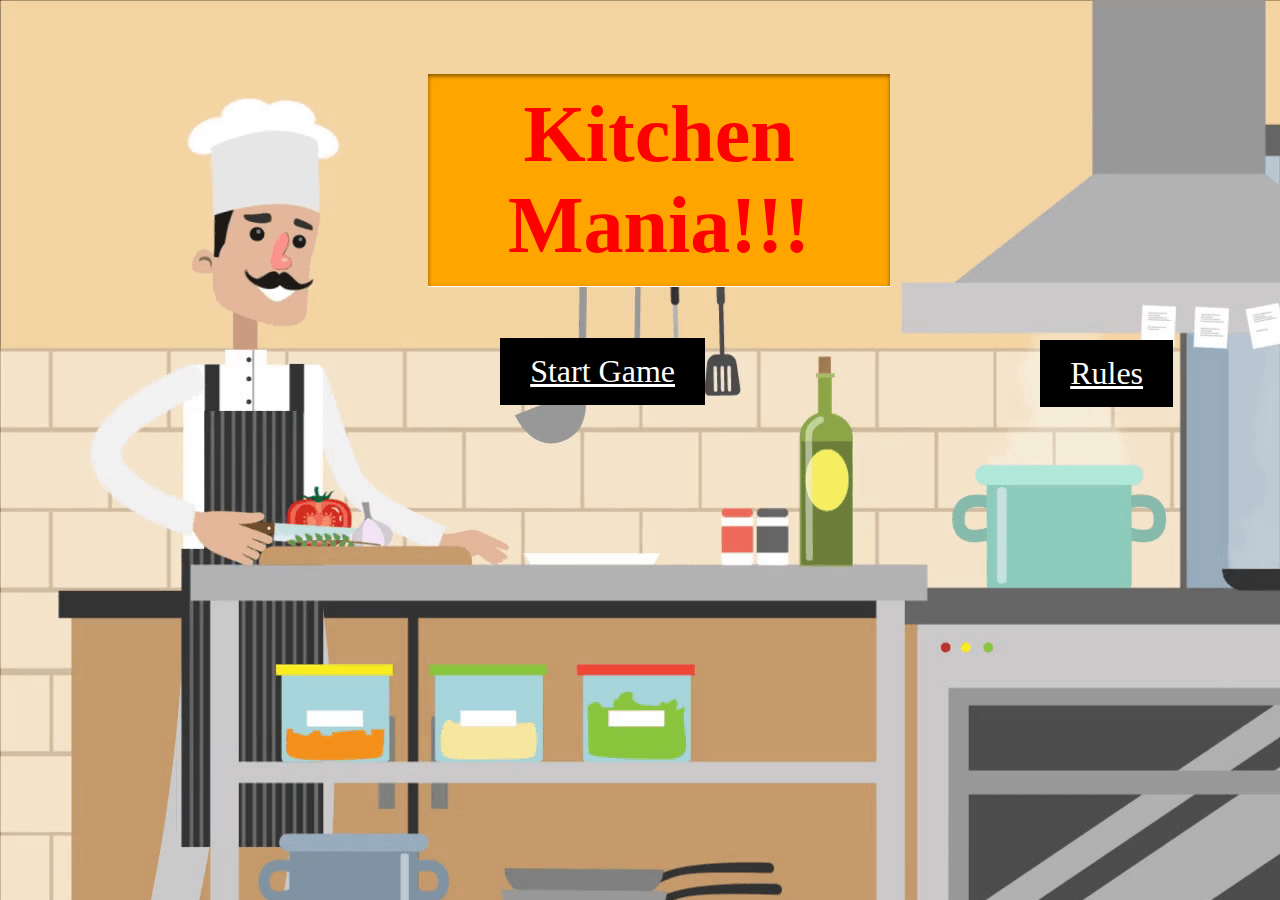
<file: Code/KitchenMania/index.html>
<!DOCTYPE html>
<html>
  <head>
    <meta charset="utf-8">
    <title>Kitchen Mania</title>
    <h2>Kitchen Mania!!!</h2>
    <link rel="stylesheet" href="style.css">
    <link href="https://fonts.googleapis.com/css?family=Montserrat:300,400&display=swap" rel="stylesheet">
  </head>
  <body>
    <div id = "but">
      <a href="GameStart.html" class="button">Start Game</a>
    </div>
    <div id = "but2">
      <a href="Rules.html" class="buttonTwo">Rules</a>
    </div>
  </body>
</html>
</file>
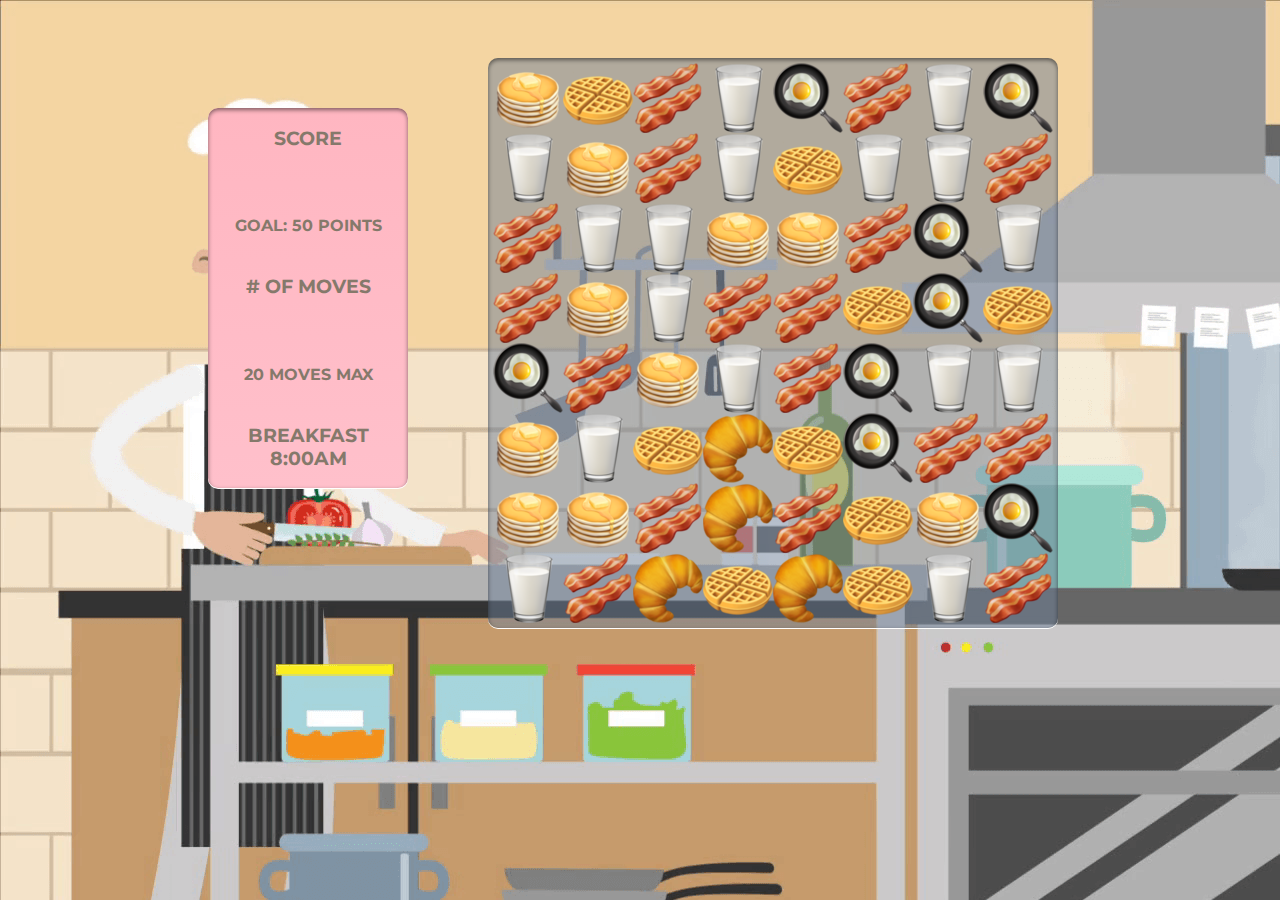
<file: Code/KitchenMania/GameStart.html>
<!DOCTYPE html>
<html>
  <head>
    <meta charset="utf-8">
    <title>Kitchen Mania</title>
    <link rel="stylesheet" href="style.css">
    <script src="app.js" charset="utf-8"></script>
    <link href="https://fonts.googleapis.com/css?family=Montserrat:300,400&display=swap" rel="stylesheet">
</head>
<body>
<div class="score-board">
  <h3>score</h3>
  <h1 id="score"></h1>
  <h4>GOAL: 50 POINTS</h4>
  <h3># of moves</h3>
  <h1 id="moves"></h1>
  <h4>20 MOVES MAX</h4>
  <h3>Breakfast<br> 8:00AM</h3>
</div>
<div class="grid"></div>
<div id="but">
</div>
</body>
</html>
</file>
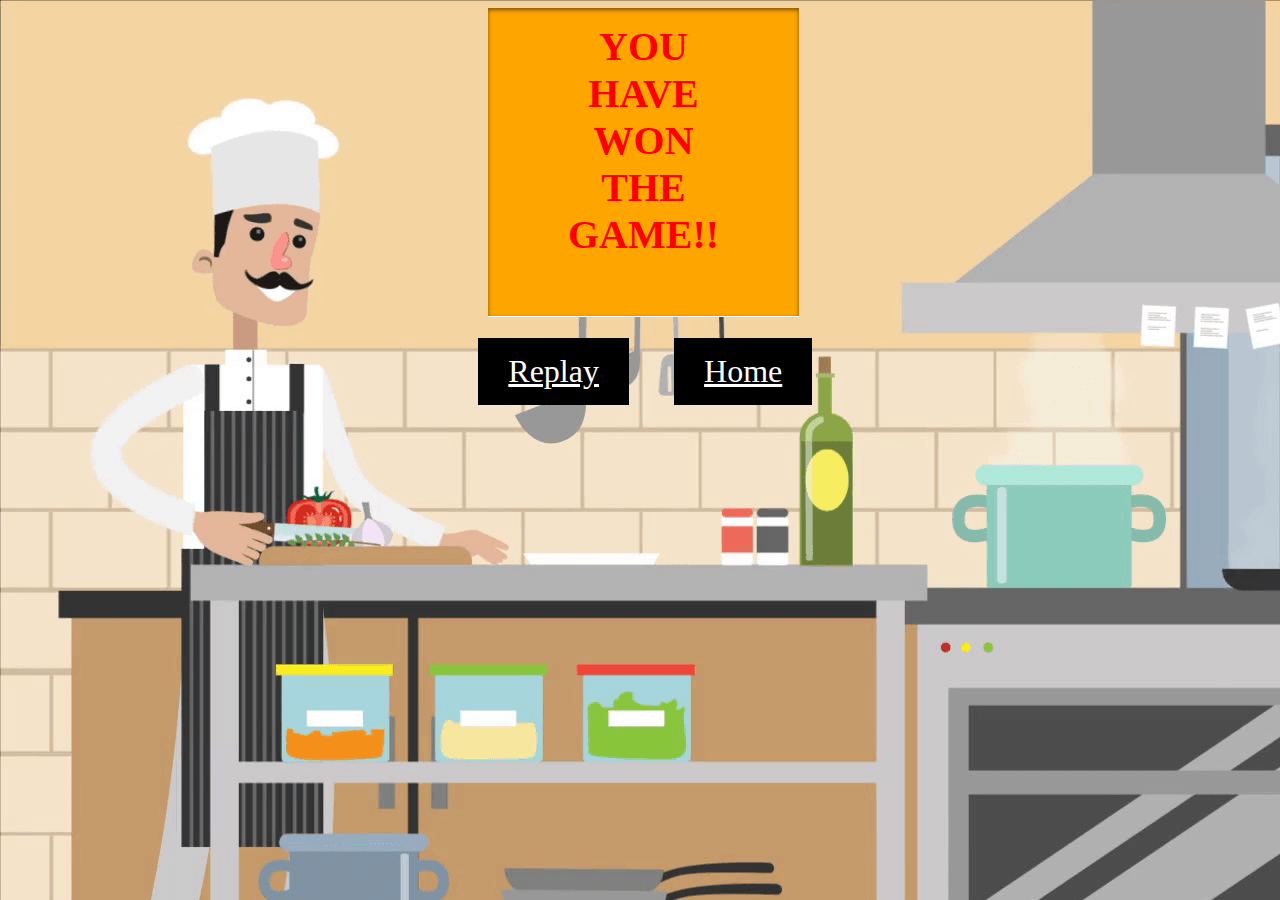
<file: Code/KitchenMania/GameWinner.html>
<!DOCTYPE html>
<html lang="en" dir="ltr">
  <head>
    <meta charset="utf-8">
    <title>Kitchen Mania</title>
    <h6>YOU HAVE WON THE GAME!!</h6>
    <link rel="stylesheet" href="style.css">
    <link href="https://fonts.googleapis.com/css?family=Montserrat:300,400&display=swap" rel="stylesheet">
  </head>
  <body>
    <div id = "but3">
      <a href="index.html" class="button">Home</a>
      <a href="LevelThree.html" class = "button">Replay</a>
  </body>
</html>
</file>
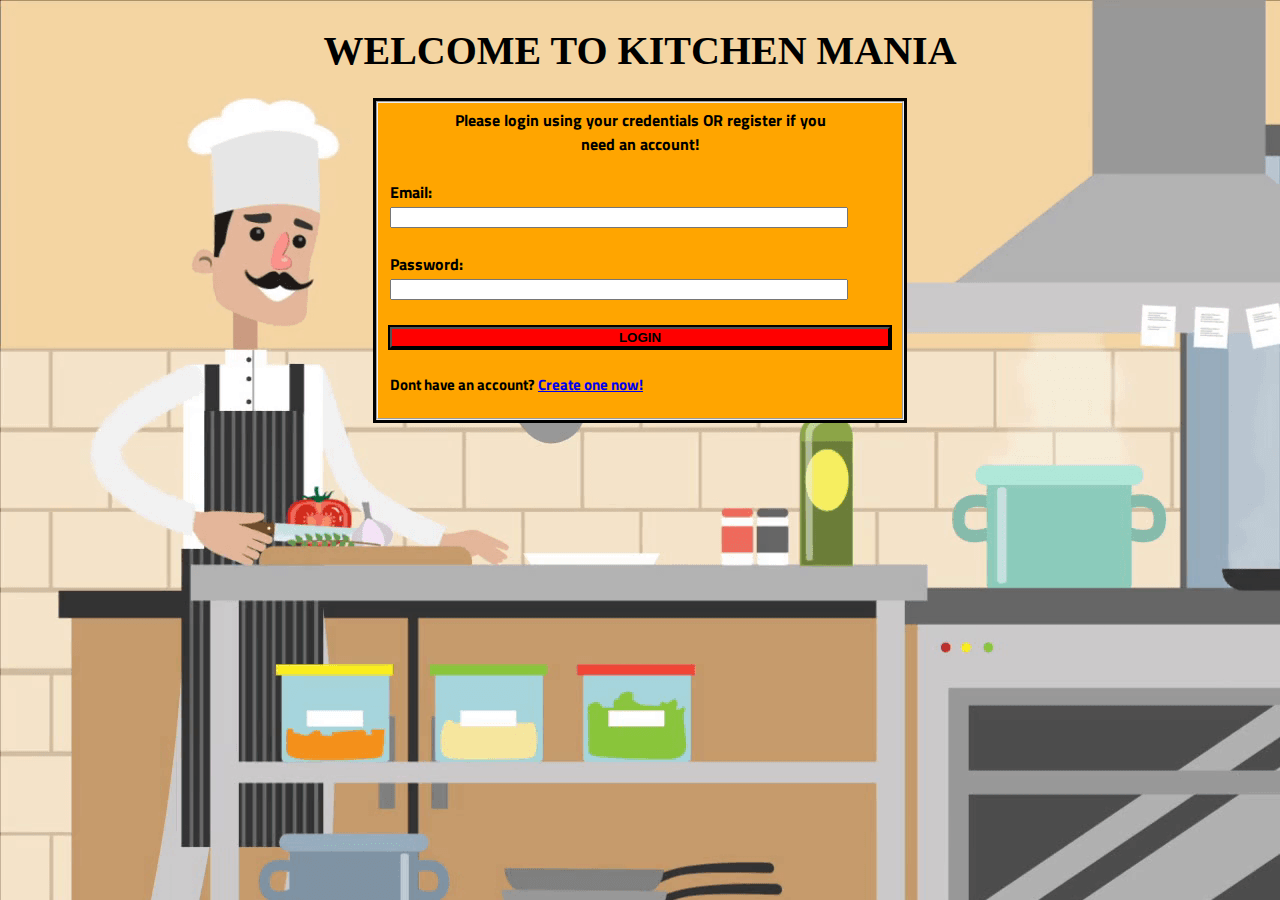
<file: Code/KitchenMania/kmLoginForm.html>
<!DOCTYPE html>
<html>
    <head>
        <link href="https://fonts.googleapis.com/css2?family=Titillium+Web&display=swap" rel="stylesheet">
        <link href="https://fonts.googleapis.com/css2?family=Noto+Serif&display=swap" rel="stylesheet">
        <title>Login Form Page</title>
        <link rel="stylesheet" type="text/css" href="kmLoginStyle.css">
    </head>
    <body>
        <h1>WELCOME TO KITCHEN MANIA</h1>
        <form action="kmUserCheck.php" method="POST">
            <fieldset>
                <h2>Please login using your credentials OR register if you need an account!</h2><br>
                Email: <br><input type="text" name="EmailAddress"><br><br>
                Password: <br><input type ="text" name="Password"><br><br>
                <input type="submit" value="LOGIN" name="login"><br><br>
                <label id="styleLabel">Dont have an account? <a href="kmSignUp.html">Create one now!</label>
            </fieldset>
        </form>
    </body>
</html>
</file>
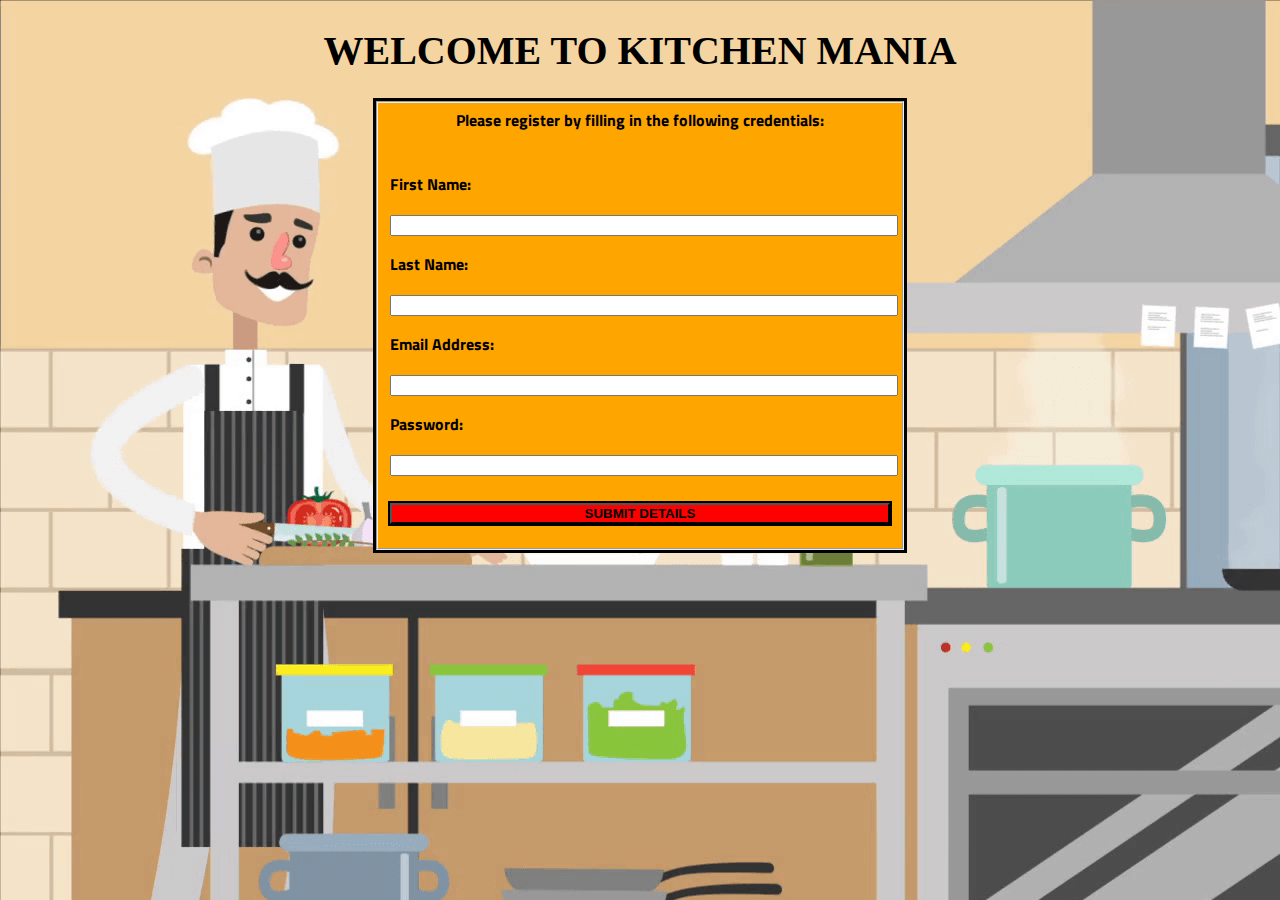
<file: Code/KitchenMania/kmSignUp.html>
<!DOCTYPE html>
<html>
    <head>
        <link href="https://fonts.googleapis.com/css2?family=Titillium+Web&display=swap" rel="stylesheet">
        <link href="https://fonts.googleapis.com/css2?family=Noto+Serif&display=swap" rel="stylesheet">
        <title>Sign up Page</title>
        <link rel="stylesheet" type="text/css" href="kmSignUpStyle.css">
    </head>
    <body>
        <h1>WELCOME TO KITCHEN MANIA</h1>
        <form action="kmUserSignUp.php" method="POST">
            <fieldset>
                <h2>Please register by filling in the following credentials:</h2><br>
                <p>First Name:</p> <input type="text" name="FirstName"><br>
                <p>Last Name:</p> <input type="text" name="LastName"><br>
                <p>Email Address:</p> <input type="text" name="EmailAddress"><br>
                <p>Password:</p> <input type="text" name="Password"><br><br>
                <input type="submit" value="SUBMIT DETAILS" name="signUp"><br><br>
            </fieldset>
        </form>
    </body>
</html>
</file>
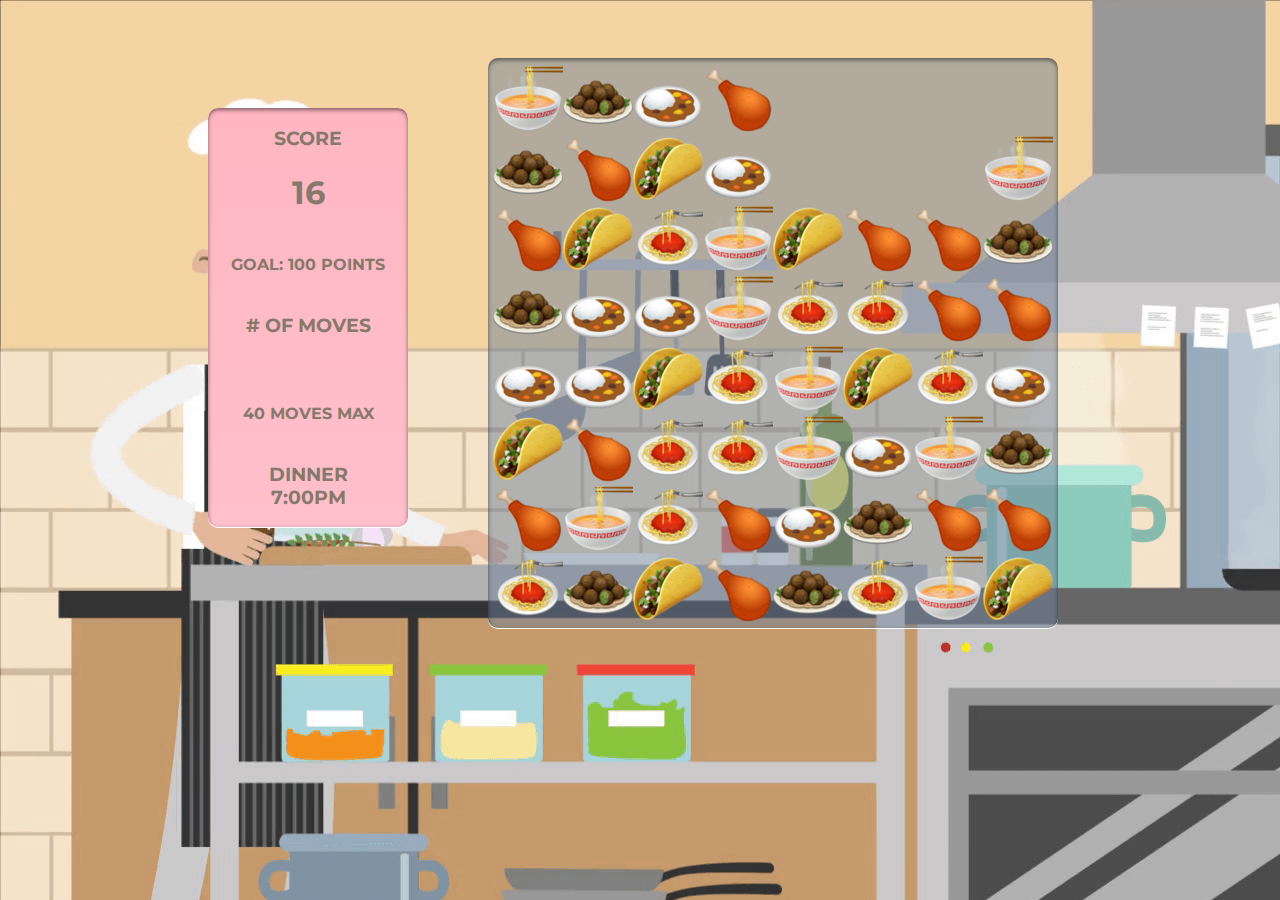
<file: Code/KitchenMania/LevelThree.html>
<!DOCTYPE html>
<html>
  <head>
    <meta charset="utf-8">
    <title>Kitchen Mania</title>
    <link rel="stylesheet" href="style.css">
    <script src="LevelThreeApp.js" charset="utf-8"></script>
    <link href="https://fonts.googleapis.com/css?family=Montserrat:300,400&display=swap" rel="stylesheet">
</head>
<body>
<div class="score-board">
  <h3>score</h3>
  <h1 id="score"></h1>
  <h4>GOAL: 100 POINTS</h4>
  <h3># of moves</h3>
  <h1 id="moves"></h1>
  <h4>40 MOVES MAX</h4>
  <h3>Dinner <br> 7:00PM</h3>
</div>
<div class="grid"></div>
<div id="but">
</div>
</body>
</html>
</file>
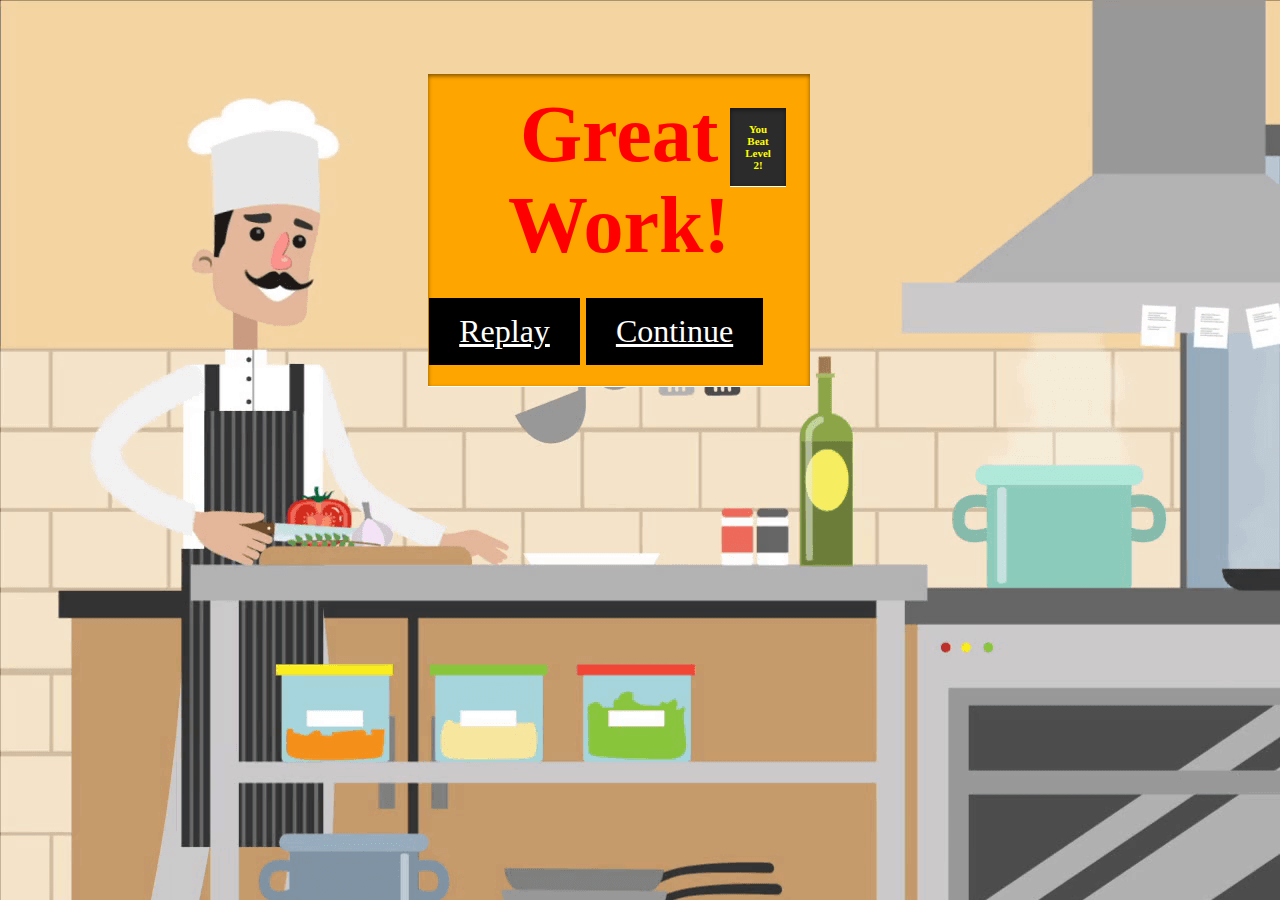
<file: Code/KitchenMania/LevelThreeStart.html>
<!DOCTYPE html>
<html lang="en" dir="ltr">
  <head>
    <meta charset="utf-8">
    <title>Kitchen Mania</title>
    <h2>Great Work!</h2>
    <h5>You Beat Level 2!</h5>
    <link rel="stylesheet" href="style.css">
    <link href="https://fonts.googleapis.com/css?family=Montserrat:300,400&display=swap" rel="stylesheet">
  </head>
  <body>
    <div id = "but6">
      <a href="LevelThree.html" class="button">Continue</a>
      <a href="LevelTwo.html" class = "button">Replay</a>
  </body>
</html>
</file>
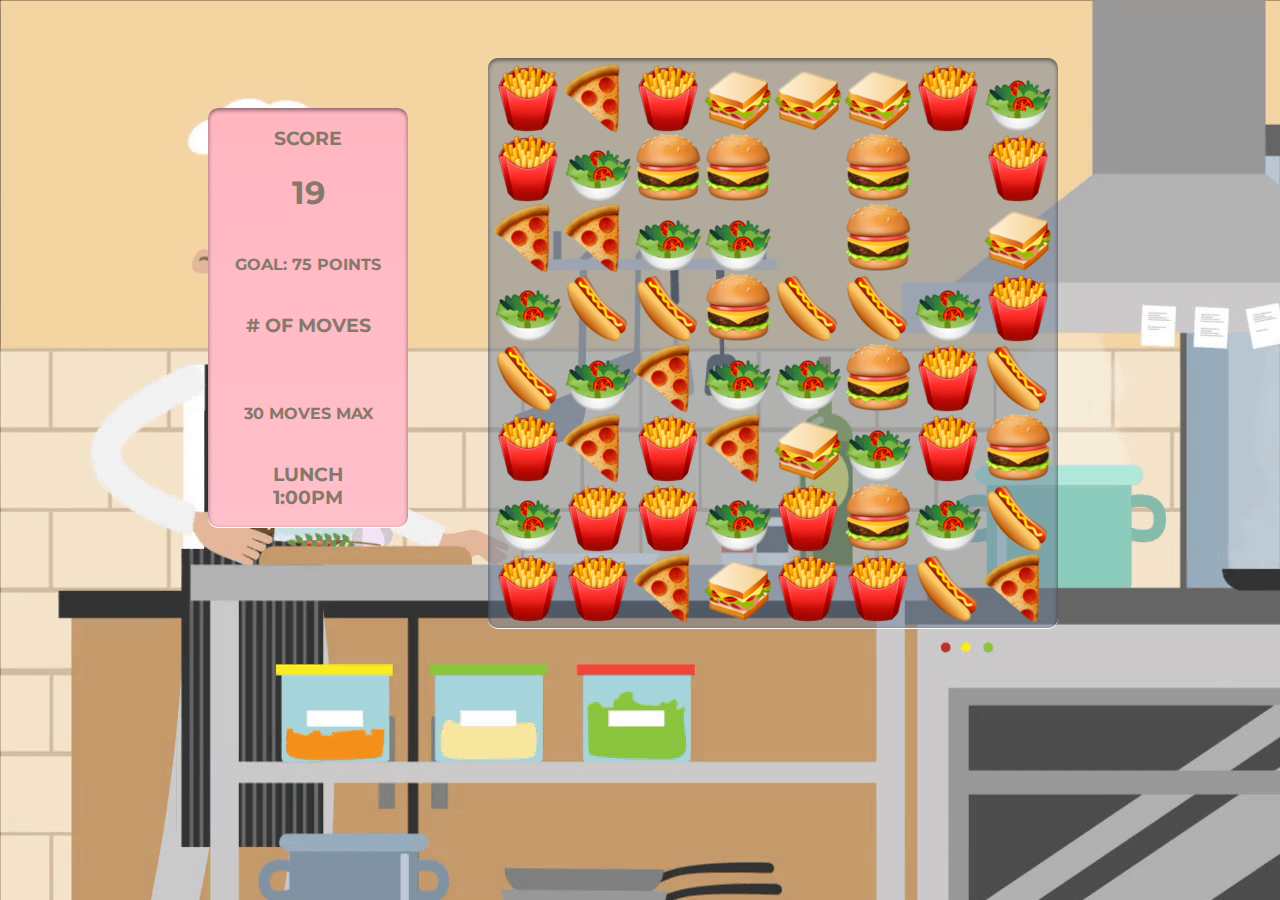
<file: Code/KitchenMania/LevelTwo.html>
<!DOCTYPE html>
<html>
  <head>
    <meta charset="utf-8">
    <title>Kitchen Mania</title>
    <link rel="stylesheet" href="style.css">
    <script src="LevelTwoApp.js" charset="utf-8"></script>
    <link href="https://fonts.googleapis.com/css?family=Montserrat:300,400&display=swap" rel="stylesheet">
</head>
<body>
<div class="score-board">
  <h3>score</h3>
  <h1 id="score"></h1>
  <h4>GOAL: 75 POINTS</h4>
  <h3># of moves</h3>
  <h1 id="moves"></h1>
  <h4>30 MOVES MAX</h4>
  <h3>Lunch<br> 1:00PM</h3>
</div>
<div class="grid"></div>
<div id="but">
</div>
</body>
</html>
</file>
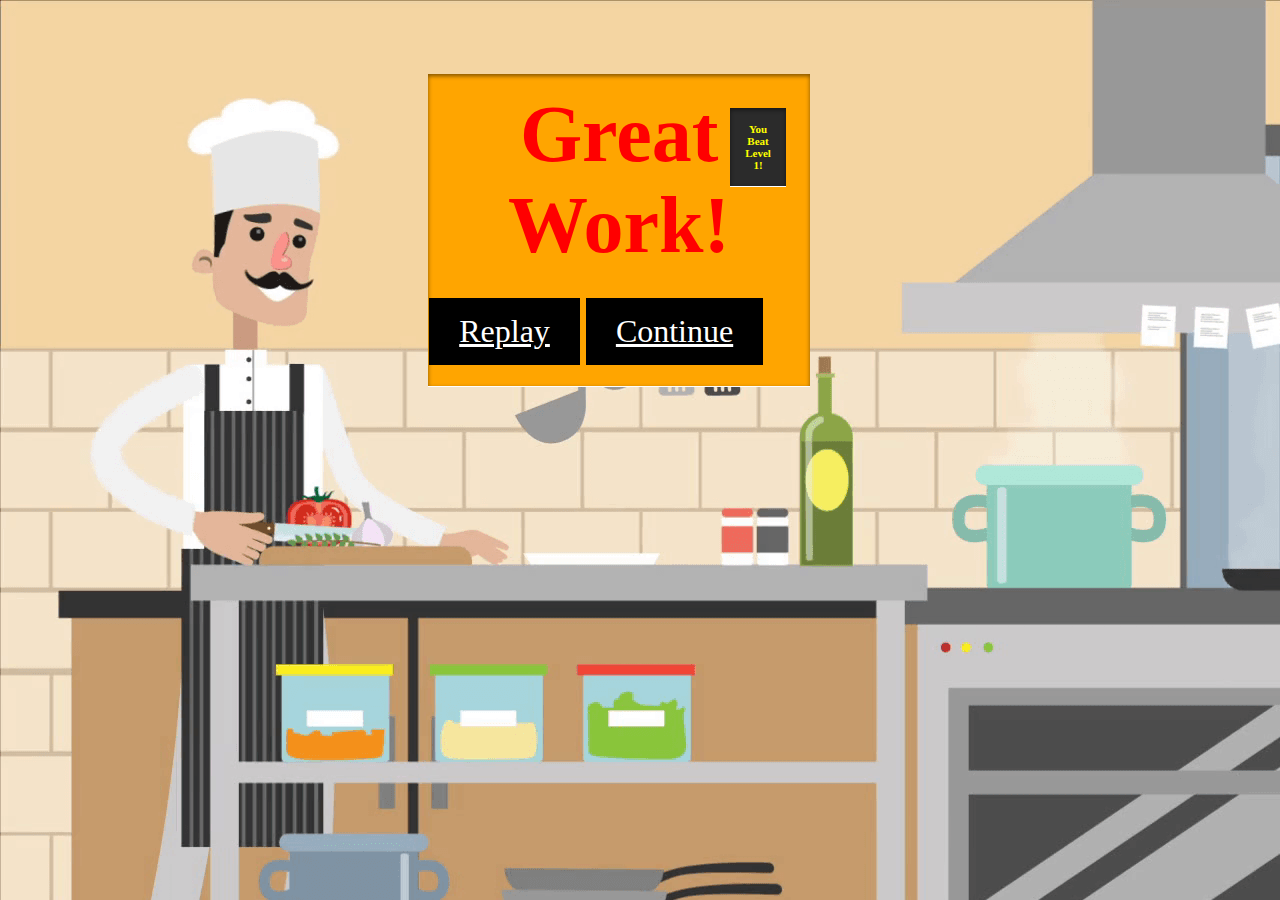
<file: Code/KitchenMania/LevelTwoStart.html>
<!DOCTYPE html>
<html lang="en" dir="ltr">
  <head>
    <meta charset="utf-8">
    <title>Kitchen Mania</title>
    <h2>Great Work!</h2>
    <h5>You Beat Level 1!</h5>
    <link rel="stylesheet" href="style.css">
    <link href="https://fonts.googleapis.com/css?family=Montserrat:300,400&display=swap" rel="stylesheet">
  </head>
  <body>
    <div id = "but5">
      <a href="LevelTwo.html" class="button">Continue</a>
      <a href="GameStart.html" class = "button">Replay</a>
  </body>
</html>
</file>
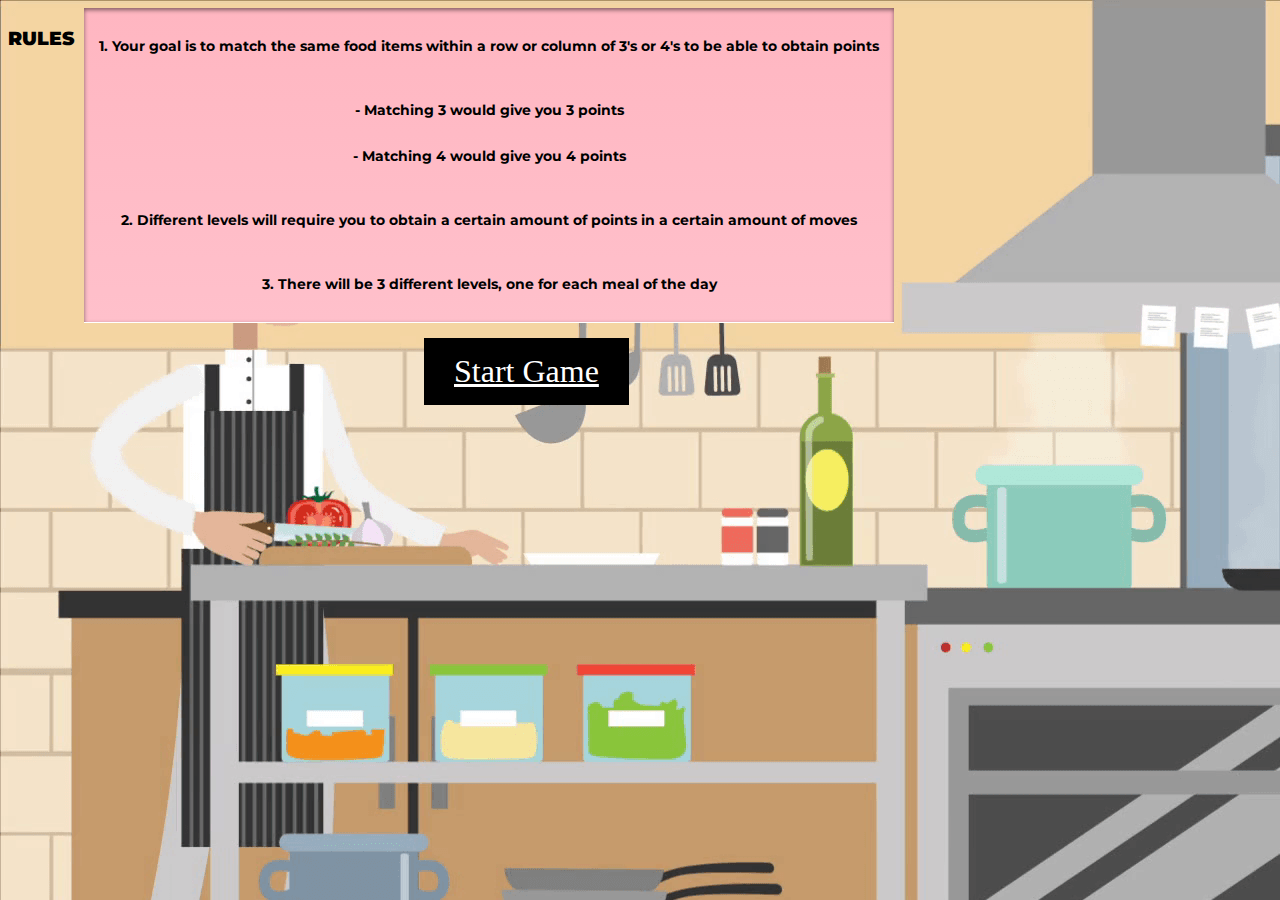
<file: Code/KitchenMania/Rules.html>
<!DOCTYPE html>
<html>
    <head>
        <meta charset="utf-8">
        <title>Kitchen Mania</title>
        <link rel="stylesheet" href="style.css">
        <script src="app.js" charset="utf-8"></script>
        <link href="https://fonts.googleapis.com/css?family=Montserrat:300,400&display=swap" rel="stylesheet">
    </head>
    <body>        
        <br><br><h3><b>Rules</b></h3></br></br>
        <div id="rule">
            <p>1. Your goal is to match the same food items within a row or column of 3's or 4's to be able to obtain points</p>
            <p><br>- Matching 3 would give you 3 points</p>
            <p>- Matching 4 would give you 4 points</br></p>
            <p><br>2. Different levels will require you to obtain a certain amount of points in a certain amount of moves</br></p>
            <p><br>3. There will be 3 different levels, one for each meal of the day</br></p>
        </div>
        <div id = "but4">
            <a href="GameStart.html" class="button">Start Game</a>
        </div>
        </body>
</html>
</file>
<file: Code/KitchenMania/style.css>
.grid {
  height: 560px;
  min-width: 560px;
  display: flex;
  flex-wrap: wrap;
  margin-left: 80px;
  margin-top: 50px;
  background-color: rgba(109, 127, 151, 0.5);
  padding: 5px;
  border-radius: 10px;
  box-shadow: 0 2px 4px rgba(0, 0, 0, 0.5) inset, 0 1px 0 #fff;
  color: #85796b;
}

.grid div {
  height: 70px;
  width: 70px;
}

h3 {
  font-family: "Montserrat", sans-serif;
  text-transform: uppercase;
}

h1 {
  font-family: "Montserrat", sans-serif;
  text-transform: uppercase;
  margin-top: 5px;
}

h4 {
  font-family: "Montserrat", sans-serif;
  text-transform: uppercase;
}

h5 {
  border-color: orange;
  color: yellow;
  padding: 15px 15px;
  text-align: center;
  font-size: 11px;
  background-color: rgb(43, 43, 43);
  box-shadow: 0 2px 4px rgba(0, 0, 0, 0.5) inset, 0 1px 0 #fff;
  margin-top: 100px;
  margin-bottom: 500px;
  margin-left: -80px;
  margin-right: 160px;
}

div > p {
  font-family: "Montserrat", sans-serif;
  font-weight: bold;
  font-size: 14px;
  color: black;
}

#but {
  margin-top: 30px;
  margin-left: -50px;
  margin-right: 100px;
}

#but2 {
  margin-top: -68px;
  margin-left: 400px;
}

#but3 {
  margin-top: 30px;
  margin-left: 5px;
  margin-right: 60px; 
}

#but4 {
  margin-top: 30px;
  margin-left: -130px;
}

#but5 {
  margin-top: -10px;
  margin-left: -20px;
}

#but6 {
  margin-top: -10px;
  margin-left: -20px;
}

h6 {
  border-color: yellow;
  color: red;
  padding: 15px 80px;
  text-align: center;
  font-size: 40px;
  background-color: orange;
  box-shadow: 0 2px 4px rgba(0, 0, 0, 0.5) inset, 0 1px 0 #fff;
  margin-left: 480px;
  margin-right: 210px;
  margin-top: 0px;
}

.invisible {
  background-color: white;
}

body {
  background-image: url("Kitchen-background.png");
  max-width: 100vh;
  display: flex;
}

.score-board {
  background-color: pink;
  border-radius: 10px;
  margin-top: 100px;
  margin-left: 200px;
  margin-bottom: 350px;
  min-width: 200px;
  display: flex;
  flex-direction: column;
  justify-content: space-between;
  align-items: center;
  text-align: center;
  background-image: linear-gradient(#ffb6c1, #ffc0cb);
  box-shadow: 0 2px 4px rgba(0, 0, 0, 0.5) inset, 0 1px 0 #fff;
  color: #85796b;
}

h2 {
  border-color: yellow;
  color: red;
  padding: 15px 80px;
  text-align: center;
  font-size: 80px;
  background-color: orange;
  box-shadow: 0 2px 4px rgba(0, 0, 0, 0.5) inset, 0 1px 0 #fff;
  margin-left: 420px;
  margin-bottom: 300px;
}

a.button {
  -webkit-appearance: button;
  -moz-appearance: button;
  appearance: button;
  padding: 15px 30px;
  text-align: center;
  color: rgb(255, 255, 255);
  font-size: 32px;
  margin: 4px 2px;
  cursor: pointer;
  background-color: #000000;
  margin-top: 300px;
  margin-left: -340px;
}

a.buttonTwo {
  -webkit-appearance: button;
  -moz-appearance: button;
  appearance: button;
  padding: 15px 30px;
  text-align: center;
  color: rgb(255, 255, 255);
  font-size: 32px;
  margin: 4px 2px;
  cursor: pointer;
  background-color: #000000;
  margin-top: 400px;
  margin-left: -300px;
}

a.button:hover {
  background-color: #ff0000;
  color: rgb(0, 0, 0);
  box-shadow: 0 2px 4px rgba(0, 0, 0, 0.5) inset, 0 1px 0 #fff;
}

a.buttonTwo:hover {
  background-color: #ff0000;
  color: rgb(0, 0, 0);
  box-shadow: 0 2px 4px rgba(0, 0, 0, 0.5) inset, 0 1px 0 #fff;
}

#rule {
  background-color: pink;
  padding: 15px 15px;
  margin-left: 10px;
  display: flex;
  flex-direction: column;
  justify-content: space-between;
  align-items: center;
  text-align: center;
  background-image: linear-gradient(#ffb6c1, #ffc0cb);
  box-shadow: 0 2px 4px rgba(0, 0, 0, 0.5) inset, 0 1px 0 #fff;
  color: #85796b;
  text-align: center;
  margin-bottom: 300px;
}
</file>
<file: Code/KitchenMania/kmLoginStyle.css>
fieldset {
    background-color: orange;
    outline: 3px solid black;
    width: 500px;
    height: 300px;
    margin: auto;
    text-align: left;
    font-family: "Titillium Web", sans-serif;
  }
  
  #styleLabel {
    width: 300px;
    font-family: "Titillium Web", sans-serif;
    font-size: 15px;
    margin: auto;
    text-align: center;
  }
  
  form {
    font-family: "Noto Sans JP", sans-serif;
    font-size: 16px;
    font-weight: bold;
    text-align: center;
  }
  
  h1 {
    font-weight: bold;
    font-style: "Noto Sans JP", sans-serif;
    font-size: 40px;
    text-align: center;
  }
  
  h2 {
    width: 400px;
    font-family: "Titillium Web", sans-serif;
    font-size: 16px;
    text-align: center;
    margin: auto;
  }
  
  input[type="submit"] {
    font-style: "Noto Sans JP", sans-serif;
    width: 500px;
    margin: auto;
    background-color: red;
    outline: 2px solid black;
    color: black;
    font-weight: bold;
  }
  
  input,
  textarea {
    width: 90%;
  }
  
  body {
    background-image: url(Kitchen-background.png);
  }
</file>
<file: Code/KitchenMania/kmSignUpStyle.css>
fieldset {
    background-color: orange;
    outline: 3px solid black;
    width: 500px;
    height: 430px;
    margin: auto;
    text-align: left;
    font-family: "Titillium Web", sans-serif;
  }
  
  form {
    font-family: "Noto Sans JP", sans-serif;
    font-size: 16px;
    font-weight: bold;
    text-align: center;
  }
  
  h1 {
    font-weight: bold;
    font-style: "Noto Sans JP", sans-serif;
    font-size: 40px;
    text-align: center;
  }
  
  h2 {
    width: 400px;
    font-family: "Titillium Web", sans-serif;
    font-size: 16px;
    text-align: center;
    margin: auto;
  }
  
  input[type="submit"] {
    font-style: "Noto Sans JP", sans-serif;
    width: 500px;
    margin: auto;
    background-color: red;
    outline: 2px solid black;
    color: black;
    font-weight: bold;
  }
  
  input,
  textarea {
    width: 100%;
  }
  
  body {
    background-image: url(Kitchen-background.png)
  }
</file>
